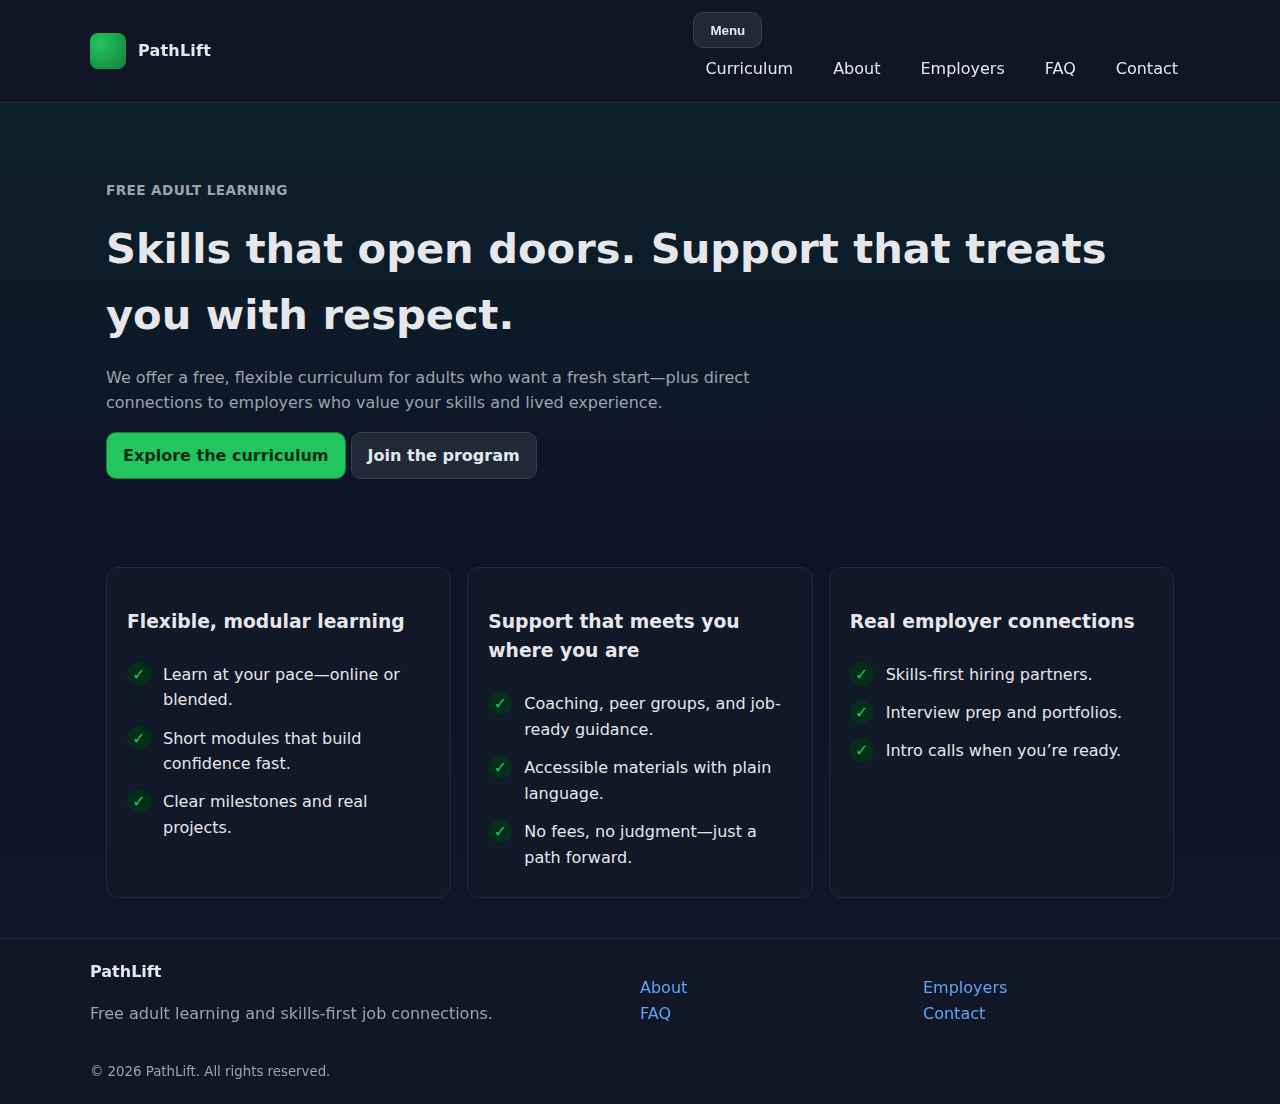
<file: index.html>
<!doctype html>
<html lang="en">
<head>
  <meta charset="utf-8" />
  <meta name="viewport" content="width=device-width,initial-scale=1" />
  <title>PathLift | Free adult learning and job connections</title>
  <meta name="description" content="Free, flexible learning for adults and real pathways to jobs. Skills first, dignity always." />
  <link rel="stylesheet" href="assets/styles.css" />
  <script defer src="assets/main.js"></script>
</head>
<body>
  <a href="#main" class="skip-link">Skip to content</a>
  <header class="header" role="banner">
    <div class="container nav">
      <a class="brand" href="index.html" aria-label="PathLift home">
        <span class="brand-logo" aria-hidden="true"></span>
        <span class="brand-name">PathLift</span>
      </a>
      <nav aria-label="Primary">
        <button class="btn secondary" data-nav-toggle aria-expanded="false" aria-controls="primary-nav">Menu</button>
        <div id="primary-nav" class="nav-links" hidden>
          <a href="curriculum.html">Curriculum</a>
          <a href="about.html">About</a>
          <a href="employers.html">Employers</a>
          <a href="faq.html">FAQ</a>
          <a href="contact.html">Contact</a>
        </div>
      </nav>
    </div>
  </header>

  <main id="main">
    <section class="hero">
      <div class="container">
        <p class="kicker">Free adult learning</p>
        <h1>Skills that open doors. Support that treats you with respect.</h1>
        <p>We offer a free, flexible curriculum for adults who want a fresh start—plus direct connections to employers who value your skills and lived experience.</p>
        <div class="space-md">
          <a class="btn" href="curriculum.html">Explore the curriculum</a>
          <a class="btn secondary" href="contact.html">Join the program</a>
        </div>
      </div>
    </section>

    <section class="section">
      <div class="container grid grid-3">
        <div class="card">
          <h3>Flexible, modular learning</h3>
          <ul class="checklist">
            <li><span class="icon">✓</span><span>Learn at your pace—online or blended.</span></li>
            <li><span class="icon">✓</span><span>Short modules that build confidence fast.</span></li>
            <li><span class="icon">✓</span><span>Clear milestones and real projects.</span></li>
          </ul>
        </div>
        <div class="card">
          <h3>Support that meets you where you are</h3>
          <ul class="checklist">
            <li><span class="icon">✓</span><span>Coaching, peer groups, and job-ready guidance.</span></li>
            <li><span class="icon">✓</span><span>Accessible materials with plain language.</span></li>
            <li><span class="icon">✓</span><span>No fees, no judgment—just a path forward.</span></li>
          </ul>
        </div>
        <div class="card">
          <h3>Real employer connections</h3>
          <ul class="checklist">
            <li><span class="icon">✓</span><span>Skills-first hiring partners.</span></li>
            <li><span class="icon">✓</span><span>Interview prep and portfolios.</span></li>
            <li><span class="icon">✓</span><span>Intro calls when you’re ready.</span></li>
          </ul>
        </div>
      </div>
    </section>
  </main>

  <footer class="footer" role="contentinfo">
    <div class="container footer-inner">
      <div>
        <strong>PathLift</strong>
        <p class="muted">Free adult learning and skills-first job connections.</p>
      </div>
      <div>
        <p><a href="about.html">About</a><br><a href="faq.html">FAQ</a></p>
      </div>
      <div>
        <p><a href="employers.html">Employers</a><br><a href="contact.html">Contact</a></p>
      </div>
      <div style="grid-column: 1 / -1;">
        <small>© <span id="year"></span> PathLift. All rights reserved.</small>
      </div>
    </div>
    <script>document.getElementById('year').textContent = new Date().getFullYear();</script>
  </footer>
</body>
</html>
</file>
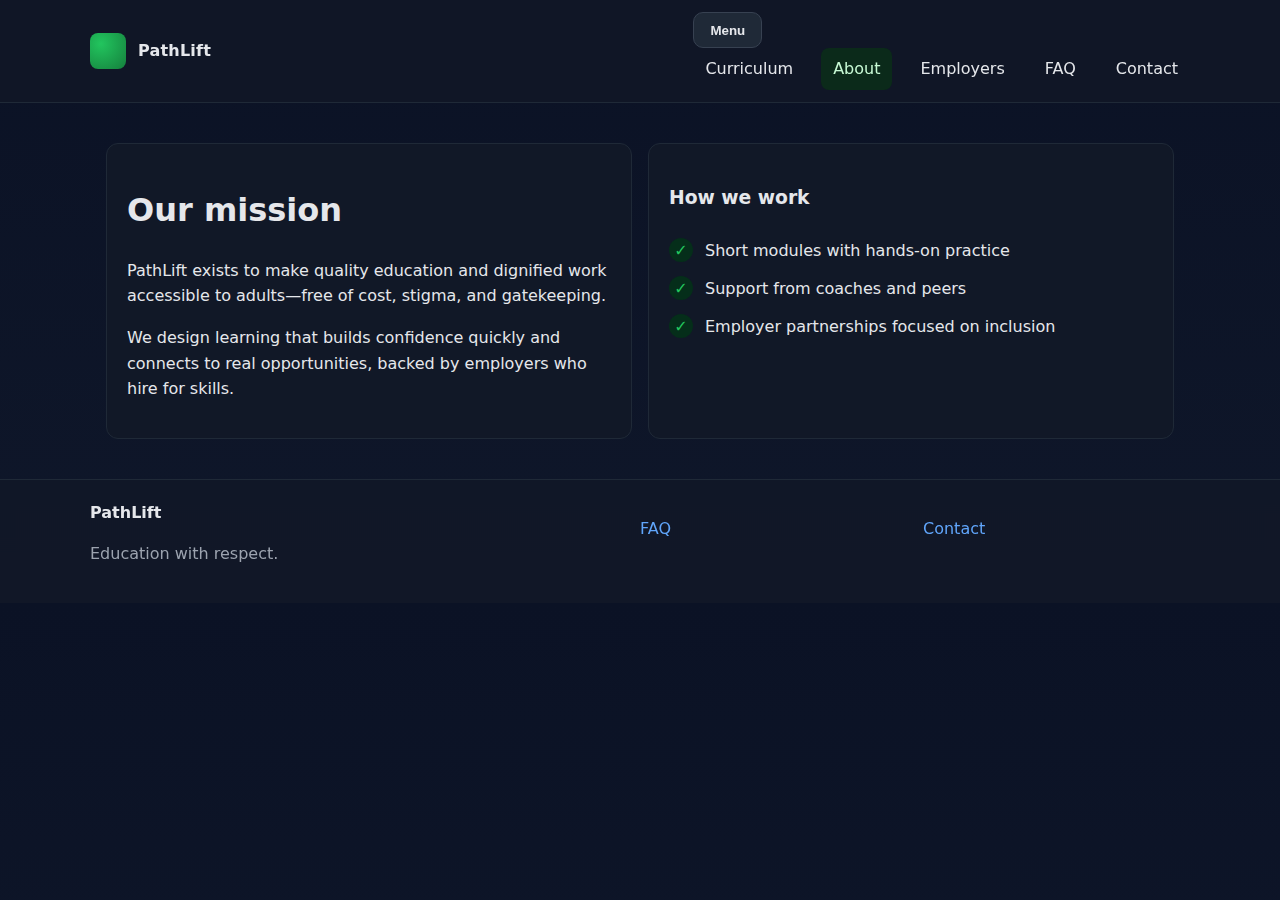
<file: about.html>
<!doctype html>
<html lang="en">
<head>
  <meta charset="utf-8" />
  <meta name="viewport" content="width=device-width,initial-scale=1" />
  <title>About | PathLift</title>
  <link rel="stylesheet" href="assets/styles.css" />
</head>
<body>
  <a href="#main" class="skip-link">Skip to content</a>
  <header class="header">
    <div class="container nav">
      <a class="brand" href="index.html"><span class="brand-logo"></span><span class="brand-name">PathLift</span></a>
      <nav aria-label="Primary">
        <button class="btn secondary" data-nav-toggle aria-expanded="false" aria-controls="primary-nav">Menu</button>
        <div id="primary-nav" class="nav-links" hidden>
          <a href="curriculum.html">Curriculum</a>
          <a href="about.html" aria-current="page">About</a>
          <a href="employers.html">Employers</a>
          <a href="faq.html">FAQ</a>
          <a href="contact.html">Contact</a>
        </div>
      </nav>
    </div>
  </header>

  <main id="main" class="section">
    <div class="container grid grid-2">
      <div class="card">
        <h1>Our mission</h1>
        <p>PathLift exists to make quality education and dignified work accessible to adults—free of cost, stigma, and gatekeeping.</p>
        <p>We design learning that builds confidence quickly and connects to real opportunities, backed by employers who hire for skills.</p>
      </div>
      <div class="card">
        <h3>How we work</h3>
        <ul class="checklist">
          <li><span class="icon">✓</span><span>Short modules with hands-on practice</span></li>
          <li><span class="icon">✓</span><span>Support from coaches and peers</span></li>
          <li><span class="icon">✓</span><span>Employer partnerships focused on inclusion</span></li>
        </ul>
      </div>
    </div>
  </main>

  <footer class="footer">
    <div class="container footer-inner">
      <div><strong>PathLift</strong><p class="muted">Education with respect.</p></div>
      <div><p><a href="faq.html">FAQ</a></p></div>
      <div><p><a href="contact.html">Contact</a></p></div>
    </div>
  </footer>
</body>
</html>
</file>
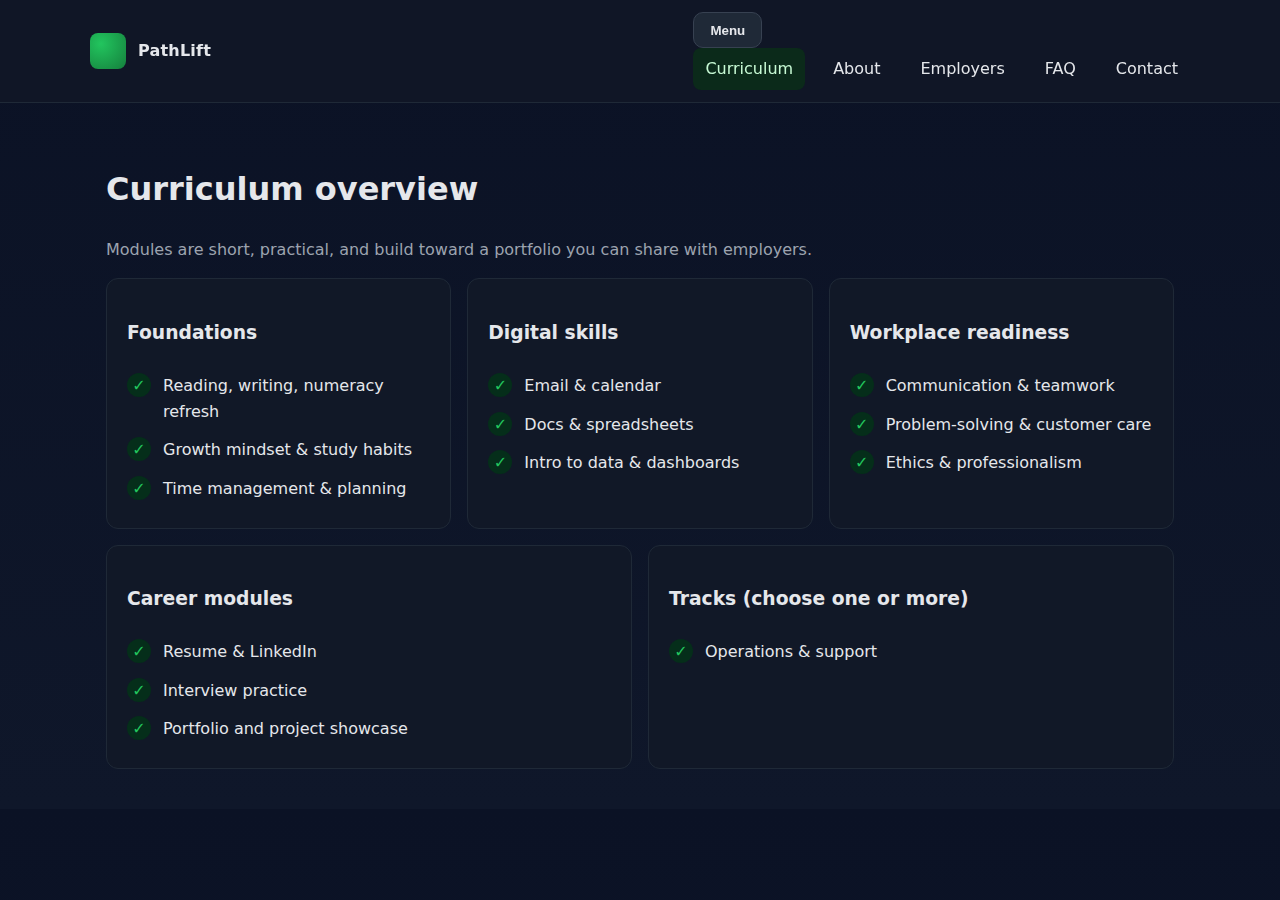
<file: curriculum.html>
<!doctype html>
<html lang="en">
<head>
  <meta charset="utf-8" />
  <meta name="viewport" content="width=device-width,initial-scale=1" />
  <title>Curriculum | PathLift</title>
  <link rel="stylesheet" href="assets/styles.css" />
</head>
<body>
  <a href="#main" class="skip-link">Skip to content</a>
  <header class="header">
    <div class="container nav">
      <a class="brand" href="index.html"><span class="brand-logo"></span><span class="brand-name">PathLift</span></a>
      <nav aria-label="Primary">
        <button class="btn secondary" data-nav-toggle aria-expanded="false" aria-controls="primary-nav">Menu</button>
        <div id="primary-nav" class="nav-links" hidden>
          <a href="curriculum.html" aria-current="page">Curriculum</a>
          <a href="about.html">About</a>
          <a href="employers.html">Employers</a>
          <a href="faq.html">FAQ</a>
          <a href="contact.html">Contact</a>
        </div>
      </nav>
    </div>
  </header>

  <main id="main" class="section">
    <div class="container">
      <h1>Curriculum overview</h1>
      <p class="muted">Modules are short, practical, and build toward a portfolio you can share with employers.</p>

      <div class="grid grid-3 space-md">
        <div class="card">
          <h3>Foundations</h3>
          <ul class="checklist">
            <li><span class="icon">✓</span><span>Reading, writing, numeracy refresh</span></li>
            <li><span class="icon">✓</span><span>Growth mindset & study habits</span></li>
            <li><span class="icon">✓</span><span>Time management & planning</span></li>
          </ul>
        </div>
        <div class="card">
          <h3>Digital skills</h3>
          <ul class="checklist">
            <li><span class="icon">✓</span><span>Email & calendar</span></li>
            <li><span class="icon">✓</span><span>Docs & spreadsheets</span></li>
            <li><span class="icon">✓</span><span>Intro to data & dashboards</span></li>
          </ul>
        </div>
        <div class="card">
          <h3>Workplace readiness</h3>
          <ul class="checklist">
            <li><span class="icon">✓</span><span>Communication & teamwork</span></li>
            <li><span class="icon">✓</span><span>Problem-solving & customer care</span></li>
            <li><span class="icon">✓</span><span>Ethics & professionalism</span></li>
          </ul>
        </div>
      </div>

      <div class="grid grid-2 space-md">
        <div class="card">
          <h3>Career modules</h3>
          <ul class="checklist">
            <li><span class="icon">✓</span><span>Resume & LinkedIn</span></li>
            <li><span class="icon">✓</span><span>Interview practice</span></li>
            <li><span class="icon">✓</span><span>Portfolio and project showcase</span></li>
          </ul>
        </div>
        <div class="card">
          <h3>Tracks (choose one or more)</h3>
          <ul class="checklist">
            <li><span class="icon">✓</span><span>Operations & support</span></li>
            <li><span class="
</file>
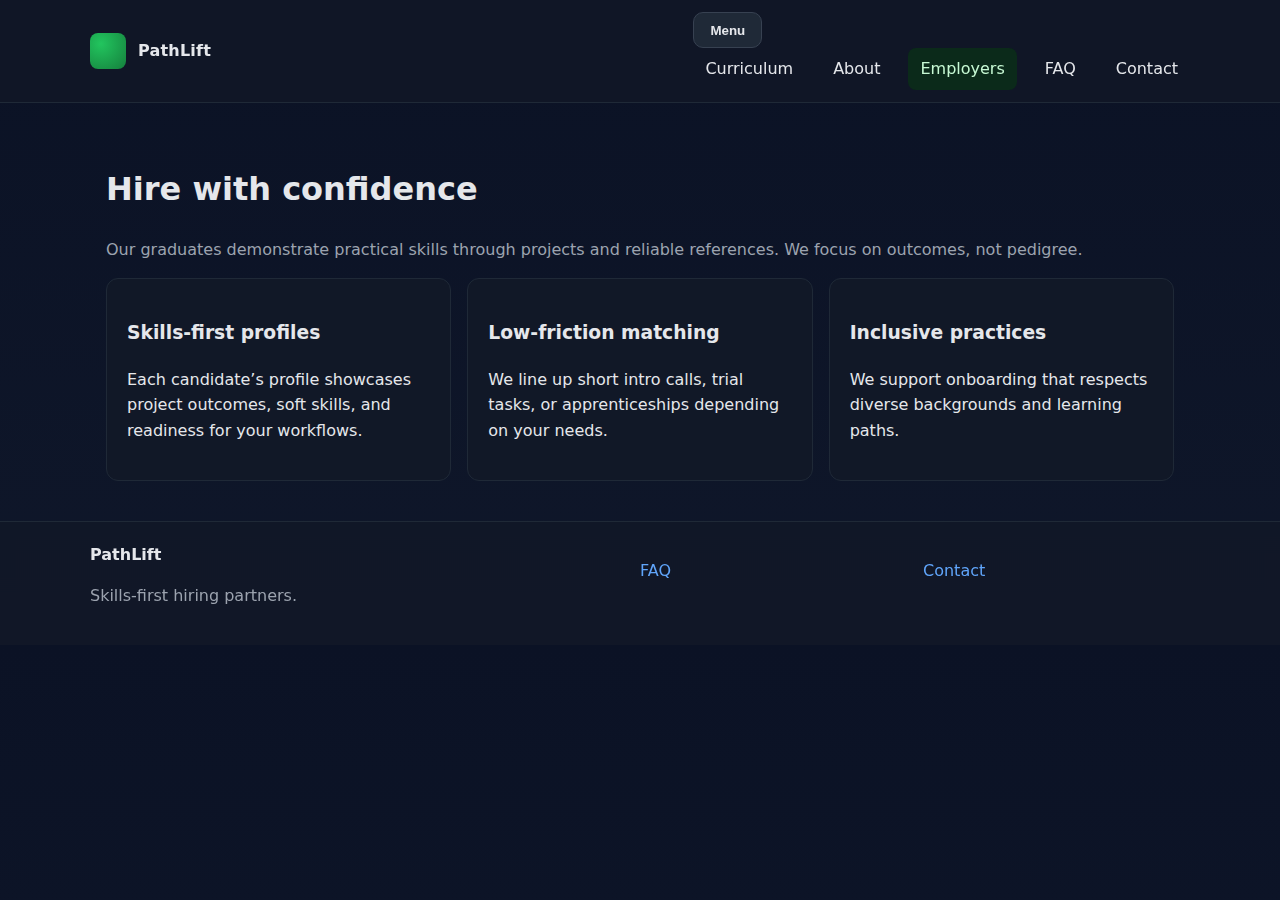
<file: employers.html>
<!doctype html>
<html lang="en">
<head>
  <meta charset="utf-8" />
  <meta name="viewport" content="width=device-width,initial-scale=1" />
  <title>Employers | PathLift</title>
  <link rel="stylesheet" href="assets/styles.css" />
</head>
<body>
  <a href="#main" class="skip-link">Skip to content</a>
  <header class="header">
    <div class="container nav">
      <a class="brand" href="index.html"><span class="brand-logo"></span><span class="brand-name">PathLift</span></a>
      <nav aria-label="Primary">
        <button class="btn secondary" data-nav-toggle aria-expanded="false" aria-controls="primary-nav">Menu</button>
        <div id="primary-nav" class="nav-links" hidden>
          <a href="curriculum.html">Curriculum</a>
          <a href="about.html">About</a>
          <a href="employers.html" aria-current="page">Employers</a>
          <a href="faq.html">FAQ</a>
          <a href="contact.html">Contact</a>
        </div>
      </nav>
    </div>
  </header>

  <main id="main" class="section">
    <div class="container">
      <h1>Hire with confidence</h1>
      <p class="muted">Our graduates demonstrate practical skills through projects and reliable references. We focus on outcomes, not pedigree.</p>

      <div class="grid grid-3 space-md">
        <div class="card"><h3>Skills-first profiles</h3><p>Each candidate’s profile showcases project outcomes, soft skills, and readiness for your workflows.</p></div>
        <div class="card"><h3>Low-friction matching</h3><p>We line up short intro calls, trial tasks, or apprenticeships depending on your needs.</p></div>
        <div class="card"><h3>Inclusive practices</h3><p>We support onboarding that respects diverse backgrounds and learning paths.</p></div>
      </div>
    </div>
  </main>

  <footer class="footer">
    <div class="container footer-inner">
      <div><strong>PathLift</strong><p class="muted">Skills-first hiring partners.</p></div>
      <div><p><a href="faq.html">FAQ</a></p></div>
      <div><p><a href="contact.html">Contact</a></p></div>
    </div>
  </footer>
</body>
</html>
</file>
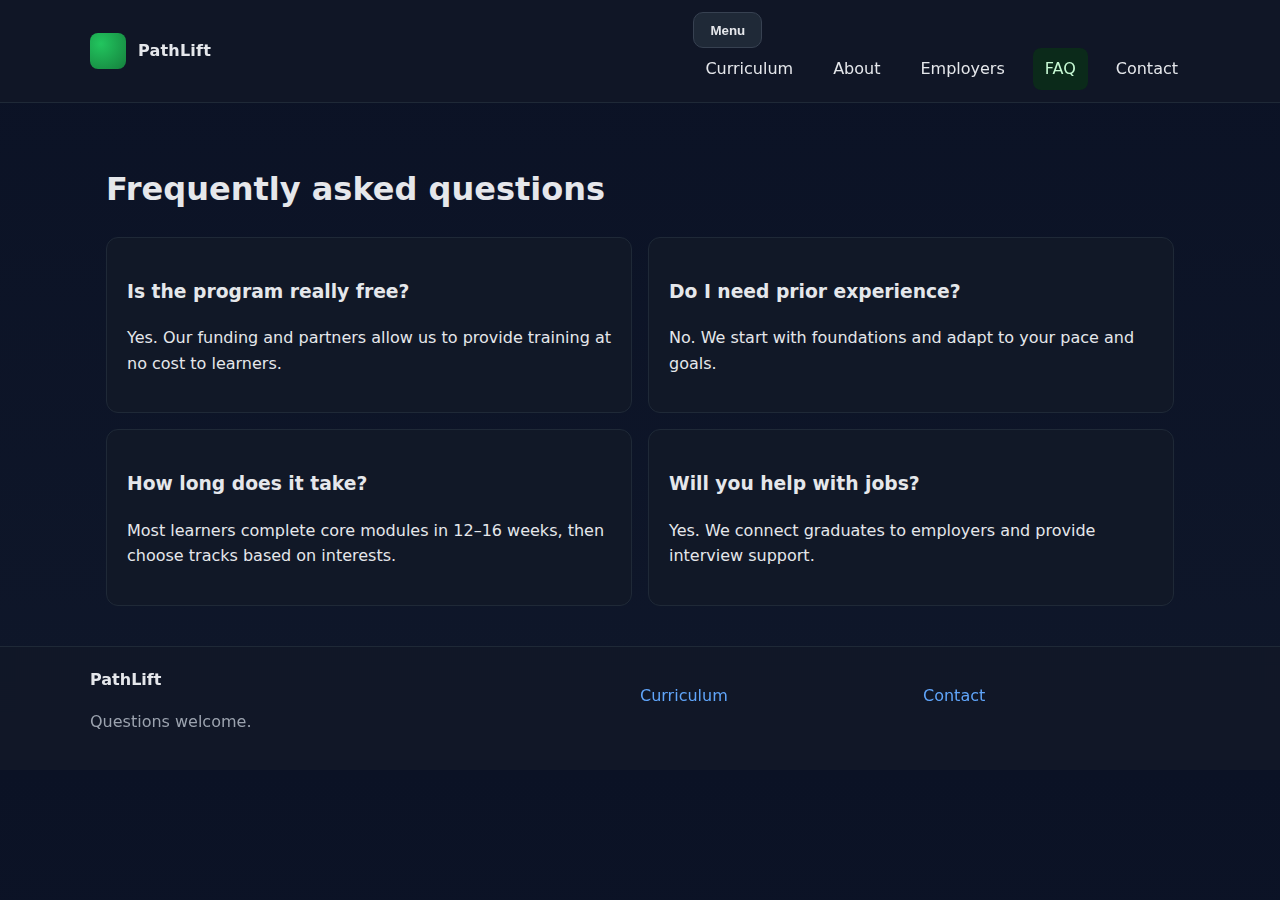
<file: faq.html>
<!doctype html>
<html lang="en">
<head>
  <meta charset="utf-8" />
  <meta name="viewport" content="width=device-width,initial-scale=1" />
  <title>FAQ | PathLift</title>
  <link rel="stylesheet" href="assets/styles.css" />
</head>
<body>
  <a href="#main" class="skip-link">Skip to content</a>
  <header class="header">
    <div class="container nav">
      <a class="brand" href="index.html"><span class="brand-logo"></span><span class="brand-name">PathLift</span></a>
      <nav aria-label="Primary">
        <button class="btn secondary" data-nav-toggle aria-expanded="false" aria-controls="primary-nav">Menu</button>
        <div id="primary-nav" class="nav-links" hidden>
          <a href="curriculum.html">Curriculum</a>
          <a href="about.html">About</a>
          <a href="employers.html">Employers</a>
          <a href="faq.html" aria-current="page">FAQ</a>
          <a href="contact.html">Contact</a>
        </div>
      </nav>
    </div>
  </header>

  <main id="main" class="section">
    <div class="container">
      <h1>Frequently asked questions</h1>
      <div class="grid grid-2 space-md">
        <div class="card"><h3>Is the program really free?</h3><p>Yes. Our funding and partners allow us to provide training at no cost to learners.</p></div>
        <div class="card"><h3>Do I need prior experience?</h3><p>No. We start with foundations and adapt to your pace and goals.</p></div>
        <div class="card"><h3>How long does it take?</h3><p>Most learners complete core modules in 12–16 weeks, then choose tracks based on interests.</p></div>
        <div class="card"><h3>Will you help with jobs?</h3><p>Yes. We connect graduates to employers and provide interview support.</p></div>
      </div>
    </div>
  </main>

  <footer class="footer">
    <div class="container footer-inner">
      <div><strong>PathLift</strong><p class="muted">Questions welcome.</p></div>
      <div><p><a href="curriculum.html">Curriculum</a></p></div>
      <div><p><a href="contact.html">Contact</a></p></div>
    </div>
  </footer>
</body>
</html>
</file>
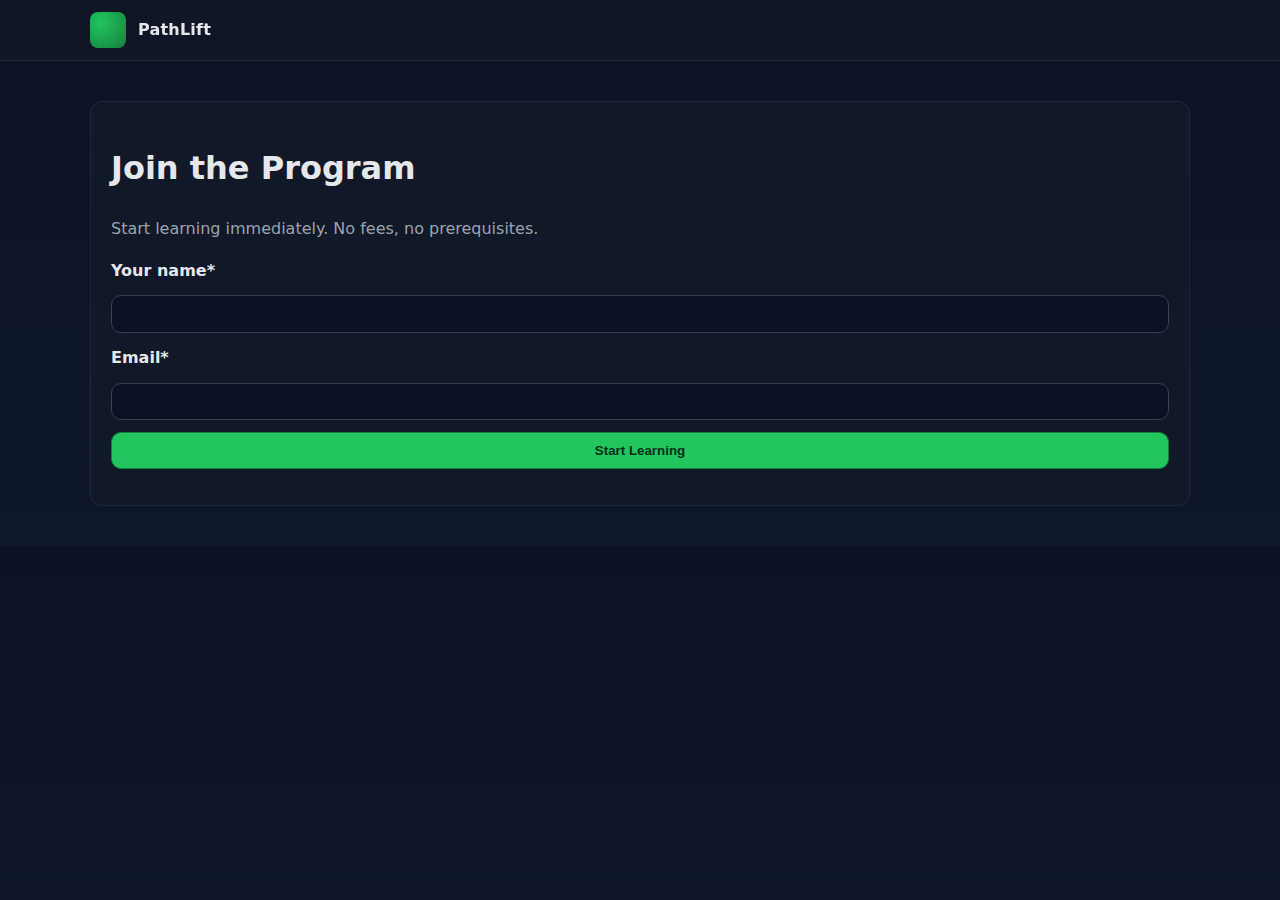
<file: join.html>
<!doctype html>
<html lang="en">
<head>
  <meta charset="utf-8" />
  <meta name="viewport" content="width=device-width,initial-scale=1" />
  <title>Join the Program | PathLift</title>
  <link rel="stylesheet" href="assets/styles.css" />
  <script defer src="assets/main.js"></script>
</head>
<body>
  <a href="#main" class="skip-link">Skip to content</a>

  <header class="header">
    <div class="container nav">
      <a class="brand" href="index.html">
        <span class="brand-logo"></span>
        <span class="brand-name">PathLift</span>
      </a>
    </div>
  </header>

  <main id="main" class="section">
    <div class="container card">
      <h1>Join the Program</h1>
      <p class="muted">Start learning immediately. No fees, no prerequisites.</p>

      <form id="joinForm">
        <label for="name">Your name*</label>
        <input id="name" type="text" required />

        <label for="email">Email*</label>
        <input id="email" type="email" required />

        <button class="btn" type="submit">Start Learning</button>
      </form>

      <p id="error" class="muted" style="color: var(--danger);"></p>
    </div>
  </main>

  <script>
    document.getElementById("joinForm").addEventListener("submit", function(e) {
      e.preventDefault();

      const name = document.getElementById("name").value.trim();
      const email = document.getElementById("email").value.trim();

      if (!name || !email) {
        document.getElementById("error").textContent = "Please fill in all fields.";
        return;
      }

      // Save user info locally
      localStorage.setItem("pathliftUser", JSON.stringify({ name, email }));

      // Redirect to dashboard
      window.location.href = "learn.html";
    });
  </script>
</body>
</html>
</file>
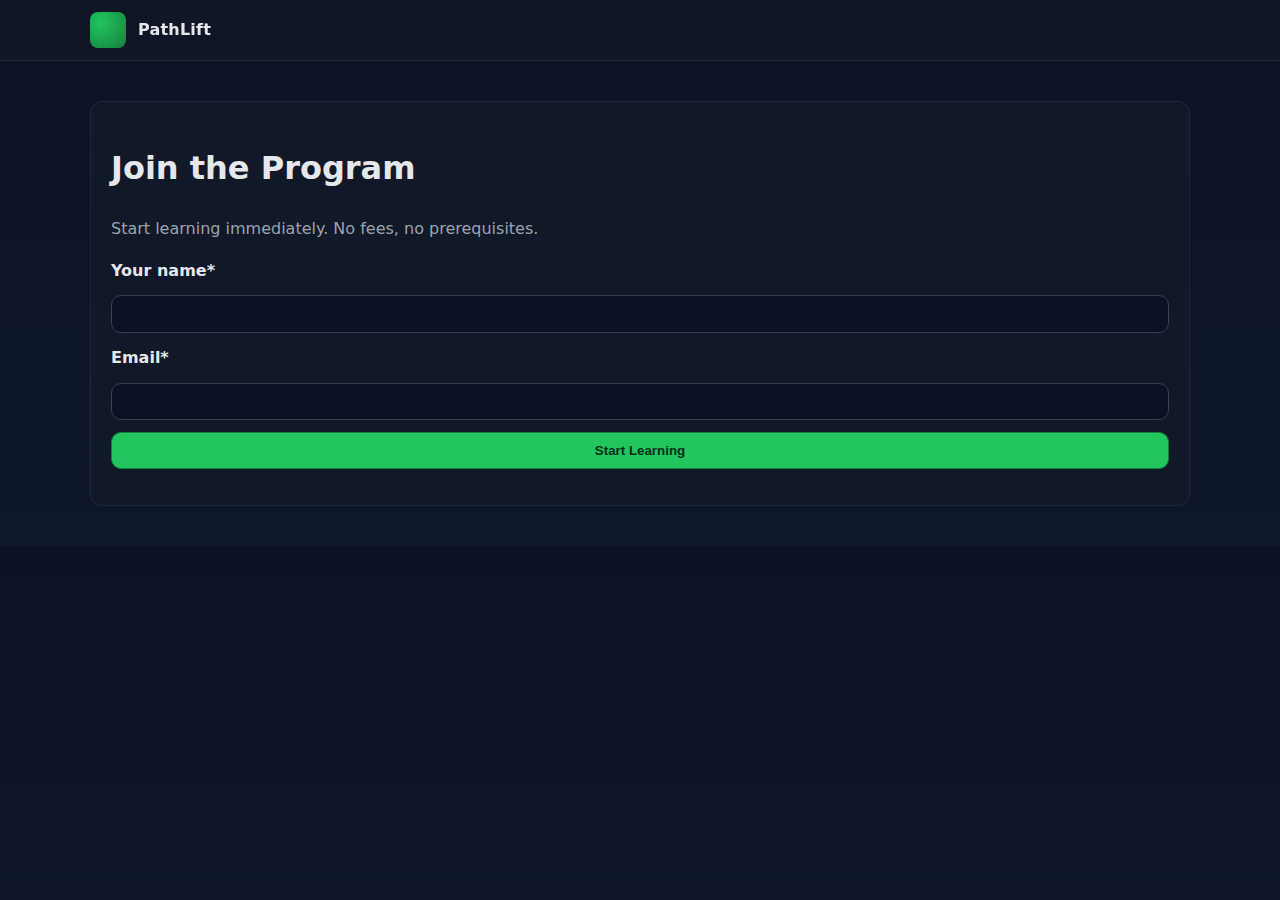
<file: learn.html>
<!doctype html>
<html lang="en">
<head>
  <meta charset="utf-8" />
  <meta name="viewport" content="width=device-width,initial-scale=1" />
  <title>Learning Dashboard | PathLift</title>
  <link rel="stylesheet" href="assets/styles.css" />
</head>
<body>
  <a href="#main" class="skip-link">Skip to content</a>

  <header class="header">
    <div class="container nav">
      <a class="brand" href="index.html">
        <span class="brand-logo"></span>
        <span class="brand-name">PathLift</span>
      </a>
    </div>
  </header>

  <main id="main" class="section">
    <div class="container">
      <div class="card">
        <h1>Welcome, <span id="username"></span>!</h1>
        <p class="muted">Your learning journey starts here.</p>
      </div>

      <div class="grid grid-2 space-md">
        <div class="card">
          <h3>Lesson 1: Foundations</h3>
          <p>Reading, writing, numeracy, confidence building.</p>
          <button class="btn" onclick="startLesson('foundations')">Start</button>
        </div>

        <div class="card">
          <h3>Lesson 2: Digital Skills</h3>
          <p>Email, documents, spreadsheets, online safety.</p>
          <button class="btn" onclick="startLesson('digital')">Start</button>
        </div>

        <div class="card">
          <h3>Lesson 3: Workplace Readiness</h3>
          <p>Communication, teamwork, professionalism.</p>
          <button class="btn" onclick="startLesson('workplace')">Start</button>
        </div>

        <div class="card">
          <h3>Lesson 4: Career Development</h3>
          <p>Resume, interviews, portfolio building.</p>
          <button class="btn" onclick="startLesson('career')">Start</button>
        </div>
      </div>
    </div>
  </main>

  <script>
    // Load user name
    const user = JSON.parse(localStorage.getItem("pathliftUser"));
    if (!user) window.location.href = "join.html";
    document.getElementById("username").textContent = user.name;

    function startLesson(lesson) {
      localStorage.setItem("currentLesson", lesson);
      window.location.href = "lesson.html";
    }
  </script>
</body>
</html>
</file>
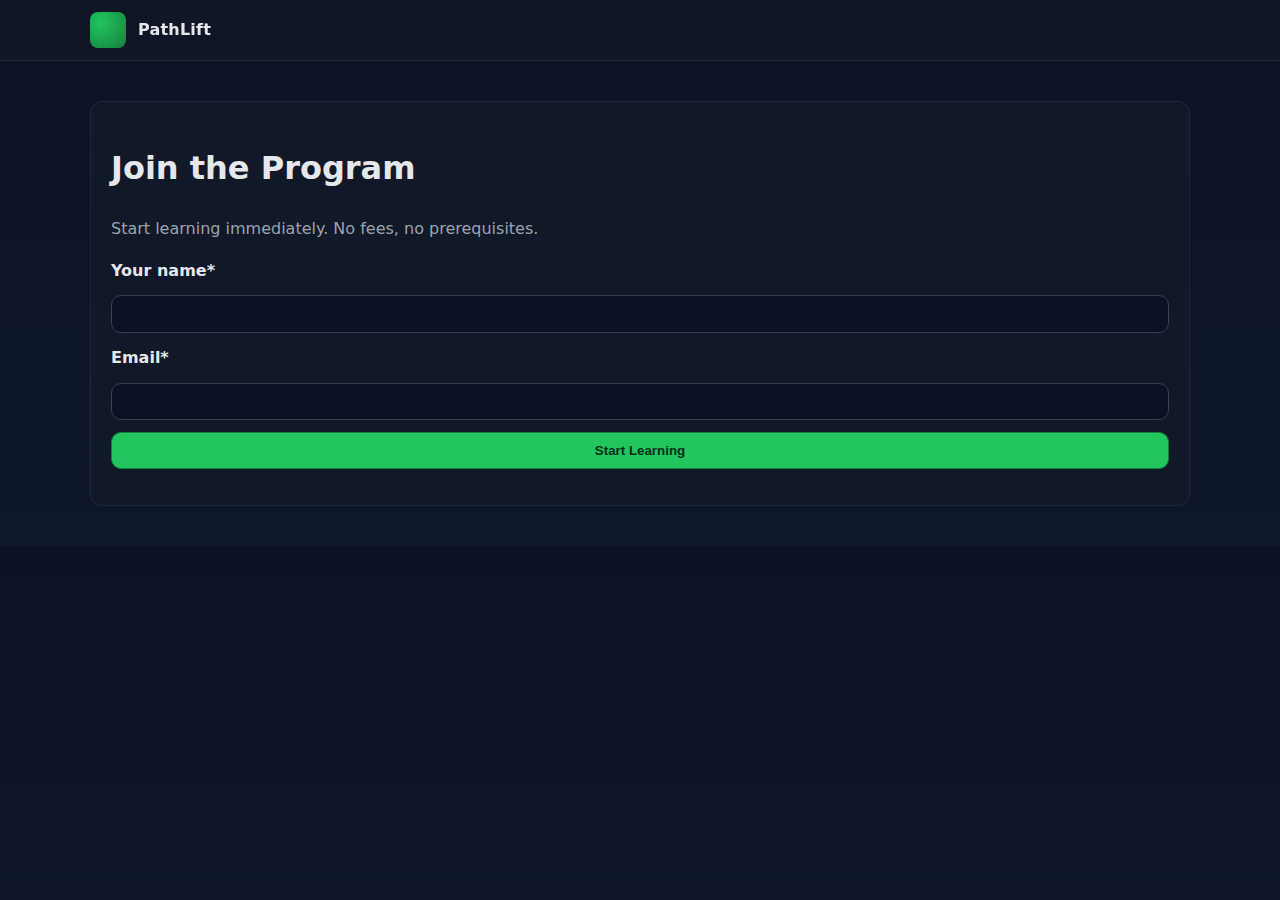
<file: lesson.html>
<!doctype html>
<html lang="en">
<head>
  <meta charset="utf-8" />
  <meta name="viewport" content="width=device-width,initial-scale=1" />
  <title>Lesson | PathLift</title>
  <link rel="stylesheet" href="assets/styles.css" />
</head>
<body>
  <a href="#main" class="skip-link">Skip to content</a>

  <header class="header">
    <div class="container nav">
      <a class="brand" href="index.html">
        <span class="brand-logo"></span>
        <span class="brand-name">PathLift</span>
      </a>
      <nav>
        <div class="nav-links">
          <a href="learn.html">Dashboard</a>
          <a href="curriculum.html">Curriculum</a>
          <a href="contact.html">Support</a>
        </div>
      </nav>
    </div>
  </header>

  <main id="main" class="section">
    <div class="container card">
      <h1 id="lessonTitle">Lesson</h1>
      <p class="muted" id="lessonIntro"></p>

      <div id="lessonSections"></div>

      <div class="space-md">
        <button class="btn secondary" onclick="window.location.href='learn.html'">Back to dashboard</button>
      </div>
    </div>
  </main>

  <script>
    /* ALL LESSONS ARE STORED HERE */
    const lessons = {
      foundations: {
        title: "Lesson 1: Foundations & Confidence",
        intro: "This lesson focuses on rebuilding core skills and confidence. You are not starting from zero — you’re starting from experience.",
        sections: [
          {
            heading: "Reading & Writing Refresh",
            content: [
              "Read a short article and summarize it in your own words.",
              "Write a paragraph about a challenge you overcame.",
              "Focus on clarity, not perfection."
            ]
          },
          {
            heading: "Numeracy & Everyday Math",
            content: [
              "Practice budgeting with simple addition and subtraction.",
              "Solve word problems involving time, money, or planning.",
              "Use math to track hours worked or weekly expenses."
            ]
          },
          {
            heading: "Routines & Confidence",
            content: [
              "Create a simple daily routine with learning time included.",
              "Identify small wins you can achieve each day.",
              "If you're in recovery, think about support systems that help you stay steady."
            ]
          }
        ]
      },

      digital: {
        title: "Lesson 2: Digital Skills",
        intro: "Digital skills open doors to many jobs, including roles at major companies.",
        sections: [
          {
            heading: "Email & Communication",
            content: [
              "Create or review a professional email address.",
              "Practice writing a clear, short email.",
              "Learn how to spot suspicious emails and avoid scams."
            ]
          },
          {
            heading: "Documents & Spreadsheets",
            content: [
              "Create a simple document summarizing your goals.",
              "Use a spreadsheet to track a weekly budget or job applications.",
              "Practice basic formulas like =SUM and sorting data."
            ]
          },
          {
            heading: "Online Safety",
            content: [
              "Use strong, unique passwords.",
              "Avoid sharing personal information with unknown sources.",
              "Learn how to stay safe on public Wi-Fi."
            ]
          }
        ]
      },

      workplace: {
        title: "Lesson 3: Workplace Readiness",
        intro: "Prepare for real workplaces — communication, boundaries, and stress management.",
        sections: [
          {
            heading: "Communication",
            content: [
              "Practice active listening by repeating back what you heard.",
              "Ask clarifying questions instead of pretending to understand.",
              "Learn how to communicate professionally in person and online."
            ]
          },
          {
            heading: "Professional Boundaries",
            content: [
              "Understand the difference between friendly and overly personal.",
              "Use simple boundary-setting phrases like “I need to focus on this task.”",
              "Know that you deserve respect at work."
            ]
          },
          {
            heading: "Handling Stress",
            content: [
              "Identify your stress triggers.",
              "Practice healthy coping strategies during breaks.",
              "If you're in recovery, plan ahead for stressful days."
            ]
          }
        ]
      },

      career: {
        title: "Lesson 4: Career Development",
        intro: "Turn your skills and story into applications and interviews.",
        sections: [
          {
            heading: "Resume Basics",
            content: [
              "List your past jobs, volunteer work, and responsibilities.",
              "Highlight transferable skills like communication and reliability.",
              "Keep your resume clean, simple, and one page."
            ]
          },
          {
            heading: "Interview Practice",
            content: [
              "Practice answering “Tell me about yourself” in 1–2 minutes.",
              "Think of 2–3 stories where you solved a problem.",
              "Record yourself to see what you want to improve."
            ]
          },
          {
            heading: "Applying to Companies Like Apple",
            content: [
              "Look at entry-level roles: retail, support, operations.",
              "Focus on reliability, communication, and digital comfort.",
              "Remember: many people at big companies started in entry-level roles."
            ]
          }
        ]
      },

      techTrack: {
        title: "Track: Tech & Support",
        intro: "Learn the basics of tech support and coding.",
        sections: [
          {
            heading: "Tech Support Basics",
            content: [
              "Learn what help desk roles do day-to-day.",
              "Practice explaining simple tech concepts in plain language.",
              "Get comfortable saying “I don’t know yet, but I can find out.”"
            ]
          },
          {
            heading: "Coding Basics",
            content: [
              "Learn what HTML is and how it structures web pages.",
              "Try editing a simple webpage (like this site!).",
              "Understand that coding is about problem-solving, not perfection."
            ]
          }
        ]
      },

      opsTrack: {
        title: "Track: Operations & Service",
        intro: "Learn the skills needed for operations and customer service roles.",
        sections: [
          {
            heading: "Operations",
            content: [
              "Learn what operations roles do: scheduling, inventory, coordination.",
              "Practice organizing a simple schedule or checklist.",
              "Think about times you’ve kept things running — that’s operations too."
            ]
          },
          {
            heading: "Customer Service",
            content: [
              "Practice handling a frustrated customer with calm and empathy.",
              "Use phrases like “I hear you” and “Let’s see what we can do.”",
              "Customer service skills are valuable at many companies."
            ]
          }
        ]
      }
    };

    /* LOAD THE CORRECT LESSON */
    const lessonId = localStorage.getItem("currentLesson");
    if (!lessonId || !lessons[lessonId]) {
      window.location.href = "learn.html";
    }

    const lesson = lessons[lessonId];
    document.getElementById("lessonTitle").textContent = lesson.title;
    document.getElementById("lessonIntro").textContent = lesson.intro;

    const container = document.getElementById("lessonSections");

    lesson.sections.forEach(section => {
      const card = document.createElement("div");
      card.className = "space-md";

      const h3 = document.createElement("h3");
      h3.textContent = section.heading;
      card.appendChild(h3);

      const ul = document.createElement("ul");
      ul.className = "checklist";

      section.content.forEach(text => {
        const li = document.createElement("li");
        const icon = document.createElement("span");
        icon.className = "icon";
        icon.textContent = "•";
        const span = document.createElement("span");
        span.textContent = text;
        li.appendChild(icon);
        li.appendChild(span);
        ul.appendChild(li);
      });

      card.appendChild(ul);
      container.appendChild(card);
    });
  </script>
</body>
</html>
</file>
<file: assets/styles.css>
/* assets/styles.css */
/* Base theme variables */
:root {
  --bg: #0f172a;
  --card: #111827;
  --text: #e5e7eb;
  --muted: #9ca3af;
  --accent: #22c55e;
  --accent-700: #15803d;
  --link: #60a5fa;
  --focus: #f59e0b;
  --danger: #ef4444;
}

* { box-sizing: border-box; }
html { scroll-behavior: smooth; }
body {
  margin: 0;
  font-family: system-ui, -apple-system, Segoe UI, Roboto, Arial, sans-serif;
  color: var(--text);
  background: linear-gradient(180deg, #0b1225, var(--bg));
  line-height: 1.6;
}

/* Layout */
.container { max-width: 1100px; margin: 0 auto; padding: 0 1rem; }
.header, .footer { background: rgba(17,24,39,0.8); backdrop-filter: blur(6px); }
.header { position: sticky; top: 0; z-index: 1000; border-bottom: 1px solid #1f2937; }
.nav { display: flex; align-items: center; justify-content: space-between; padding: 0.75rem 0; }
.brand { display: flex; align-items: center; gap: 0.75rem; text-decoration: none; color: var(--text); }
.brand-logo {
  width: 36px; height: 36px; border-radius: 8px;
  background: radial-gradient(circle at 30% 30%, var(--accent), var(--accent-700));
}
.brand-name { font-weight: 700; letter-spacing: 0.2px; }
.nav-links { display: flex; gap: 1rem; flex-wrap: wrap; }
.nav-links a {
  color: var(--text); text-decoration: none; padding: 0.5rem 0.75rem; border-radius: 8px;
}
.nav-links a:hover, .nav-links a[aria-current="page"] {
  background: #0b2a1a; color: #c7f9d4;
}

/* Hero */
.hero {
  padding: 4rem 0 3rem;
  background: linear-gradient(180deg, rgba(34,197,94,0.08), transparent);
}
.hero h1 { margin: 0 0 0.5rem; font-size: clamp(1.8rem, 4vw, 2.6rem); }
.hero p { color: var(--muted); max-width: 65ch; }

/* Sections */
.section { padding: 2.5rem 0; }
.card {
  background: var(--card); border: 1px solid #1f2937; border-radius: 12px; padding: 1.25rem;
}
.grid { display: grid; gap: 1rem; }
.grid-2 { grid-template-columns: repeat(2, minmax(0, 1fr)); }
.grid-3 { grid-template-columns: repeat(3, minmax(0, 1fr)); }
@media (max-width: 900px) { .grid-3 { grid-template-columns: 1fr 1fr; } }
@media (max-width: 640px) { .grid-2, .grid-3 { grid-template-columns: 1fr; } }

/* Buttons & links */
.btn {
  display: inline-block; padding: 0.6rem 1rem; border-radius: 10px; text-decoration: none; font-weight: 600;
  background: var(--accent); color: #052e1a; border: 1px solid var(--accent-700);
}
.btn:hover { filter: brightness(1.05); }
.btn.secondary { background: #1f2937; color: var(--text); border-color: #374151; }

/* Lists */
.checklist { list-style: none; padding: 0; margin: 0; }
.checklist li { display: grid; grid-template-columns: 24px 1fr; gap: 0.75rem; padding: 0.4rem 0; }
.checklist .icon {
  width: 24px; height: 24px; border-radius: 50%; display: grid; place-items: center;
  background: #052e1a; color: var(--accent);
}

/* Forms */
form { display: grid; gap: 0.75rem; }
label { font-weight: 600; }
input, select, textarea {
  width: 100%; padding: 0.65rem 0.75rem; border-radius: 10px; border: 1px solid #374151; background: #0b1225; color: var(--text);
}
input:focus, select:focus, textarea:focus { outline: 3px solid var(--focus); border-color: var(--focus); }
.form-row { display: grid; grid-template-columns: 1fr 1fr; gap: 0.75rem; }
@media (max-width: 640px) { .form-row { grid-template-columns: 1fr; } }

/* Footer */
.footer { border-top: 1px solid #1f2937; }
.footer-inner { display: grid; gap: 1rem; grid-template-columns: 2fr 1fr 1fr; padding: 1.25rem 0; }
.footer a { color: var(--link); text-decoration: none; }
.footer small { color: var(--muted); }
@media (max-width: 900px) { .footer-inner { grid-template-columns: 1fr 1fr; } }
@media (max-width: 640px) { .footer-inner { grid-template-columns: 1fr; } }

/* Accessibility */
.skip-link {
  position: absolute; left: -9999px; top: auto; width: 1px; height: 1px; overflow: hidden;
}
.skip-link:focus {
  left: 0; top: 0; width: auto; height: auto; padding: 0.5rem 0.75rem; background: var(--focus); color: #1f2937; z-index: 1001;
}

/* Utilities */
.muted { color: var(--muted); }
.kicker { color: #c7f9d4; font-weight: 700; letter-spacing: 0.4px; text-transform: uppercase; font-size: 0.85rem; }
.space-sm { margin-top: 0.5rem; }
.space-md { margin-top: 1rem; }
.space-lg { margin-top: 1.5rem; }
.center { text-align: center; }
</file>
